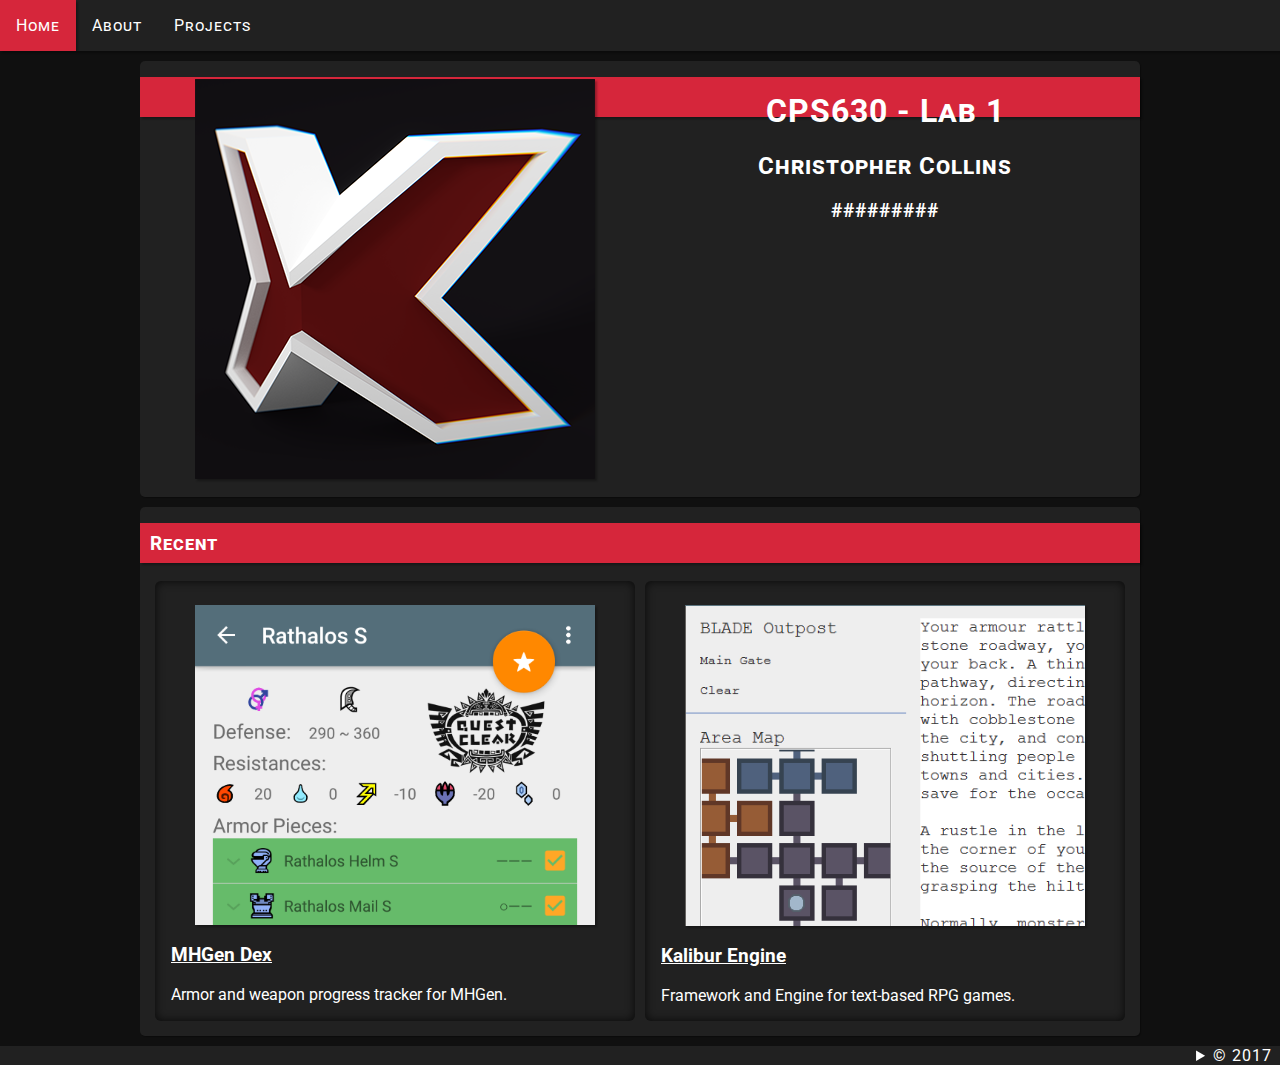
<file: index.html>
<!DOCTYPE html>
<html>
<head>
    <meta charset="UTF-8"/>
    <title>CPS630 - Lab 1 - Main</title>

    <meta name=viewport content="width=device-width, initial-scale=1"/>

    <link rel="stylesheet" type="text/css" href="css/theme.css"/>
    <link rel="icon" type="image/png" href="img/favicon.png"/>
    <link href="https://fonts.googleapis.com/css?family=Roboto" rel="stylesheet"/>
</head>

<body>
    <nav>
        <ul>
            <li class="active header-element"><a class="smallCaps">Home</a></li>
            <li class="header-element"><a class="smallCaps" href="aboutme.html">About</a></li>
            <li class="header-element"><a class="smallCaps" href="projects.html">Projects</a></li>
        </ul>
    </nav>

    <main>
        <section id="section-about" class="panel section-about">
            <header>
                <div class="ribbon"></div>
            </header>

            <section class="section-img">
                <img class="center img-lg img-shadow" alt="" src="img/logo_medium.png"/>
            </section>

            <aside id="aside-about" class="aside-about">
                <h1 class="smallCaps">CPS630 - Lab 1</h1>
                <h2 class="smallCaps">Christopher Collins</h2>
                <h3 class="smallCaps">#########</h3>
            </aside>
        </section>

        <section id="section-recent" class="panel section-recent">
            <header>
                <div class="ribbon"></div>
                <h3 class="smallCaps header-section">Recent</h3>
            </header>

            <section id="section-recent-content" class="section-recent-content">
                <article class="panel-inset article-recent">
                        <a href="projects.html#project1">
                            <img class="center img-lg img-shadow" alt="" src="img/mhgendex/mhgendex_screen.png">
                        </a>
                        <a href="projects.html#project1"><h3>MHGen Dex</h3></a>
                        Armor and weapon progress tracker for MHGen.
                </article>

                <article class="panel-inset article-recent">
                        <a href="projects.html#project2">
                            <img class="center img-lg img-shadow" alt="" src="img/hke/hke_screen.png">
                        </a>
                        <a href="projects.html#project2"><h3>Kalibur Engine</h3></a>
                        Framework and Engine for text-based RPG games.
                </article>
            </section>
        </section>
    </main>
    <footer>
        <details class="smallCaps">
            <summary>&copy; 2017</summary>
            <div>Christopher Collins #########</div>
        </details>
    </footer>
</body>

</html>
</file>
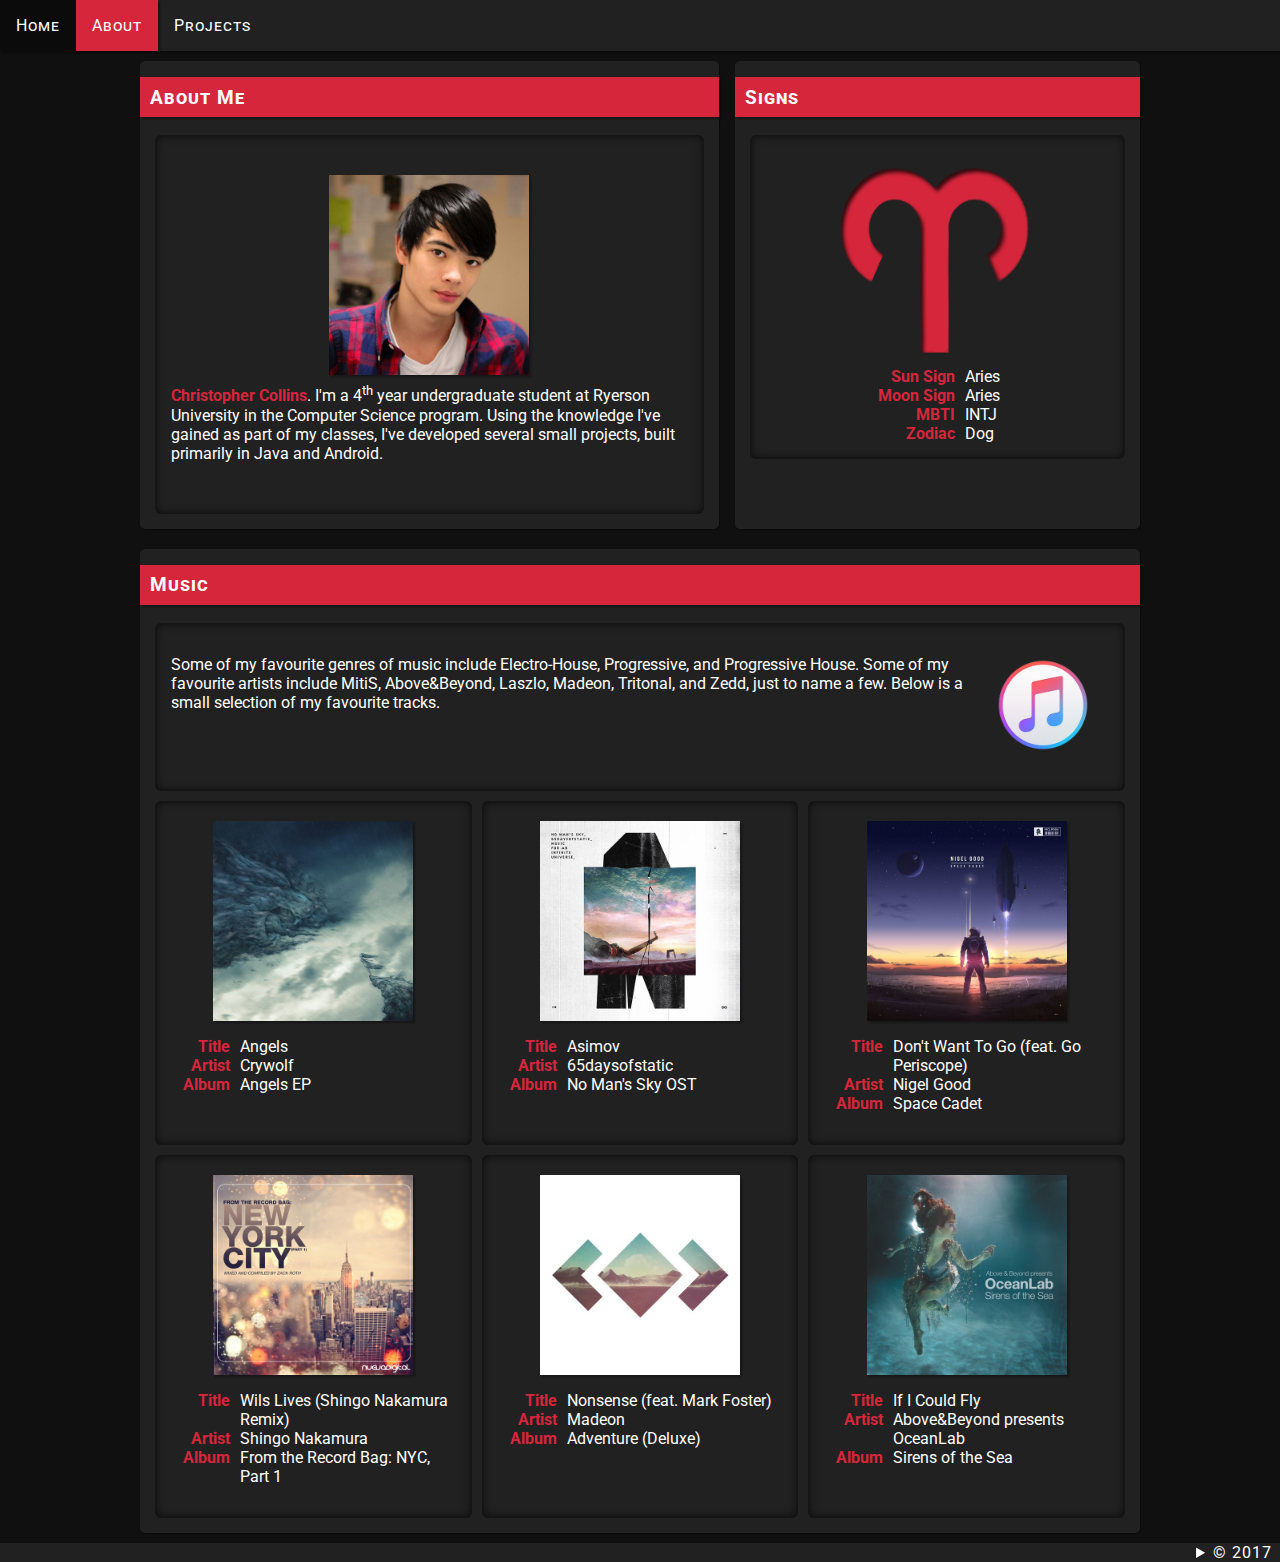
<file: aboutme.html>
<!DOCTYPE html>
<html>
<head>
    <meta charset="UTF-8"/>
    <title>CPS630 - Lab 1 - About</title>

    <meta name=viewport content="width=device-width, initial-scale=1"/>

    <link rel="stylesheet" type="text/css" href="css/theme.css"/>
    <link rel="icon" type="image/png" href="img/favicon.png"/>
    <link href="https://fonts.googleapis.com/css?family=Roboto" rel="stylesheet"/>
</head>

<body>
    <nav>
        <ul>
            <li class="header-element"><a class="smallCaps" href="index.html">Home</a></li>
            <li class="active header-element"><a class="smallCaps">About</a></li>
            <li class="header-element"><a class="smallCaps" href="projects.html">Projects</a></li>
        </ul>
    </nav>

    <main>
        <section id="section-aboutme-top" class="panel-container">
            <section id="section-aboutme" class="panel">
                <header>
                    <div class="ribbon"></div>
                    <h3 class="smallCaps header-section">About Me</h3>
                </header>

                <article id="article-aboutme" class="panel-inset">
                    <p class="container-float">
                        <img class="img-md img-shadow center" alt=""  src="img/profile-pic.jpg"/>
                        <strong>Christopher Collins</strong>. I'm a 4<sup>th</sup> year undergraduate
                            student at Ryerson University in the Computer Science
                            program. Using the knowledge I've gained as part of
                            my classes, I've developed several small projects,
                            built primarily in Java and Android.
                            <br/><br/>

                    </p>
                </article>
            </section>

            <aside id="section-aboutme2" class="panel">
                <header>
                    <div class="ribbon"></div>
                    <h3 class="smallCaps header-section">Signs</h3>
                </header>

                <section class="panel-inset">
                <img class="img-md center" alt="" src="img/aries-icon.png"/>
                <article id="article-aboutme2">
                    <dl class="signs-list">
                        <dt>Sun Sign</dt><dd>Aries</dd>
                        <dt>Moon Sign</dt><dd>Aries</dd>
                        <dt>MBTI</dt><dd>INTJ</dd>
                        <dt>Zodiac</dt><dd>Dog</dd>
                    </dl>
                </article>
            </section>
            </aside>
        </section>

        <section id="section-music" class="panel">
            <header>
                <div class="ribbon"></div>
                <h3 class="smallCaps header-section">Music</h3>
            </header>

            <section id="section-music-intro" class="section-music-intro container-float panel-inset">
                <figure class="imgWrap float-right">
                    <img class="img-sm" alt="" src="img/music/music-icon.png"/>
                </figure>
                    <p>
                        Some of my favourite genres of music include Electro-House,
                        Progressive, and Progressive House. Some of my favourite
                        artists include MitiS, Above&Beyond, Laszlo, Madeon, Tritonal,
                        and Zedd, just to name a few. Below is a small selection of
                        my favourite tracks.
                    </p>
            </section>

            <section id="section-music-content" class="section-music-content">
                <article class="music panel-inset">
                    <section class="center music-wrapper">
                        <a href="https://soundcloud.com/crywolf/angels">
                            <img class="img-md img-shadow img-music" alt="" src="img/music/angels-albumart.jpg"/>
                        </a>
                        <section class="section-music">
                            <dl class="music-info-list">
                                <dt>Title</dt><dd>Angels</dd>
                                <dt>Artist</dt><dd>Crywolf</dd>
                                <dt>Album</dt><dd>Angels EP</dd>
                            </dl>
                        </section>
                    </section>
                </article>

                <article class="music panel-inset">
                    <section class="music-wrapper center">
                        <a href="https://soundcloud.com/65daysofstatic/asimov">
                            <img class="img-md img-shadow img-music" alt="" src="img/music/nms-albumart.jpg"/>
                        </a>
                        <section class="section-music">
                            <dl class="music-info-list">
                                <dt>Title</dt><dd>Asimov</dd>
                                <dt>Artist</dt><dd>65daysofstatic</dd>
                                <dt>Album</dt><dd>No Man's Sky OST</dd>
                            </dl>
                        </section>
                    </section>
                </article>

                <article class="music panel-inset">
                    <section class="music-wrapper center">
                        <a href="https://soundcloud.com/monstercat/nigel-good-dont-want-to-go">
                            <img class="img-md img-shadow img-music" alt="" src="img/music/spacecadet-albumart.jpg"/>
                        </a>
                        <section class="section-music">
                            <dl class="music-info-list">
                                <dt>Title</dt><dd>Don't Want To Go (feat. Go Periscope)</dd>
                                <dt>Artist</dt><dd>Nigel Good</dd>
                                <dt>Album</dt><dd>Space Cadet</dd>
                            </dl>
                        </section>
                    </section>
                </article>

                <article class="music panel-inset">
                    <section class="music-wrapper center">
                        <a href="https://soundcloud.com/nuevarecordings/nd123-zack-roth-wils-lives">
                            <img class="img-md img-shadow img-music" alt="" src="img/music/fromtherecordbag-albumart.jpg"/>
                        </a>
                        <section class="section-music">
                            <dl class="music-info-list">
                                <dt>Title</dt><dd>Wils Lives (Shingo Nakamura Remix)</dd>
                                <dt>Artist</dt><dd>Shingo Nakamura</dd>
                                <dt>Album</dt><dd>From the Record Bag: NYC, Part 1</dd>
                            </dl>
                        </section>
                    </section>
                </article>

                <article class="music panel-inset">
                    <section class="music-wrapper center">
                        <a href="https://soundcloud.com/madeon/nonsense">
                            <img class="img-md img-shadow img-music" alt="" src="img/music/adventure-albumart.jpg"/>
                        </a>
                        <section class="section-music">
                            <dl class="music-info-list">
                                <dt>Title</dt><dd>Nonsense (feat. Mark Foster)</dd>
                                <dt>Artist</dt><dd>Madeon</dd>
                                <dt>Album</dt><dd>Adventure (Deluxe)</dd>
                            </dl>
                        </section>
                    </section>
                </article>

                <article class="music panel-inset">
                    <section class="music-wrapper center">
                        <a href="https://soundcloud.com/aboveandbeyond/above-beyond-pres-oceanlab-if-i-could-fly">
                            <img class="img-md img-shadow img-music" alt="" src="img/music/sirensofthesea-albumart.jpg"/>
                        </a>
                        <section class="section-music">
                            <dl class="music-info-list">
                                <dt>Title</dt><dd>If I Could Fly</dd>
                                <dt>Artist</dt><dd>Above&Beyond presents OceanLab</dd>
                                <dt>Album</dt><dd>Sirens of the Sea</dd>
                            </dl>
                        </section>
                    </section>
                </article>
            </section>
        </section>
    </main>
    <footer>
        <details class="smallCaps">
            <summary>&copy; 2017</summary>
            <div>Christopher Collins #########</div>
        </details>
    </footer>
</body>
</html>
</file>
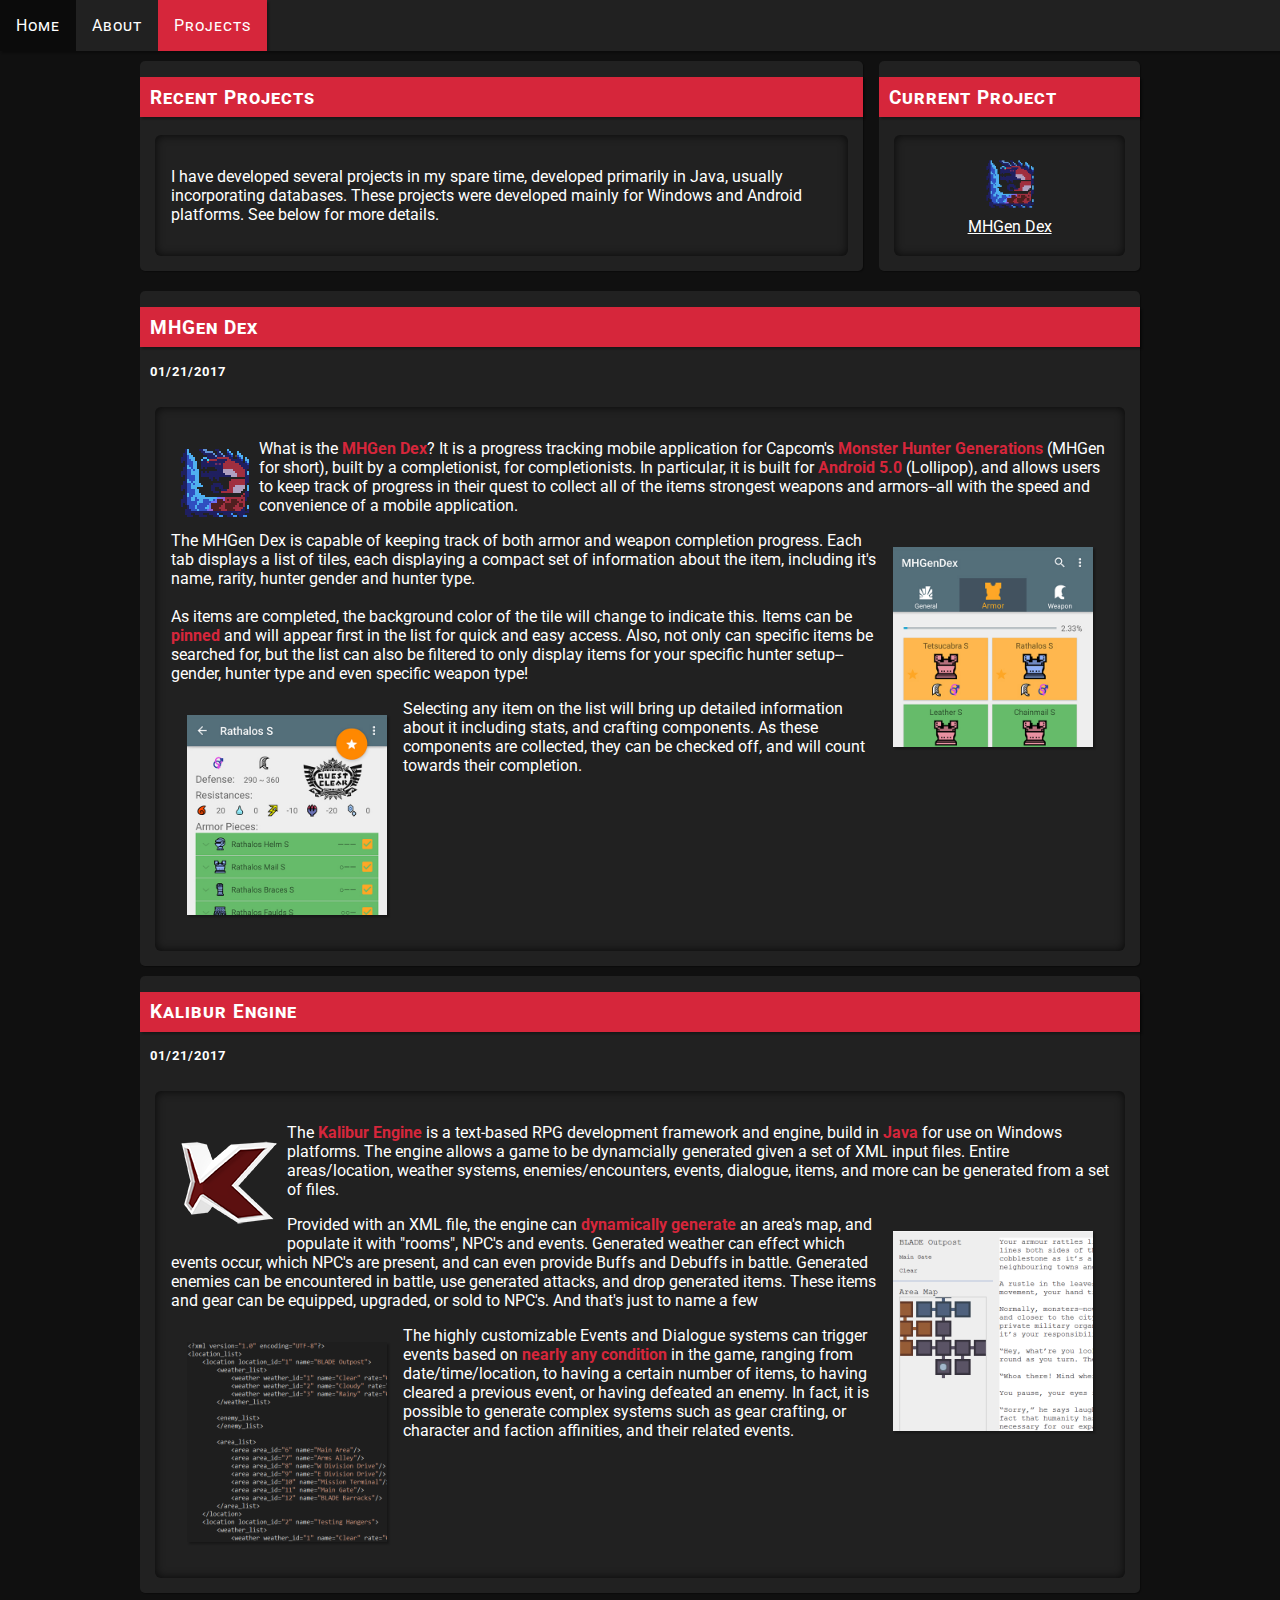
<file: projects.html>
<!DOCTYPE html>
<html>
<head>
    <meta charset="UTF-8"/>
    <title>CPS630 - Lab 1 - Projects</title>

    <meta name=viewport content="width=device-width, initial-scale=1"/>

    <link rel="stylesheet" type="text/css" href="css/theme.css"/>
    <link rel="icon" type="image/png" href="img/favicon.png"/>
    <link href="https://fonts.googleapis.com/css?family=Roboto" rel="stylesheet"/>
</head>

<body>
    <nav>
        <ul>
            <li class="header-element"><a class="smallCaps" href="index.html">Home</a></li>
            <li class="header-element"><a class="smallCaps" href="aboutme.html">About</a></li>
            <li class="active header-element"><a class="smallCaps">Projects</a></li>
        </ul>
    </nav>

    <main>
        <section id="section-projects-top" class="panel-container">
            <section id="section-projects-info" class="panel">
                <header>
                    <div class="ribbon"></div>
                    <h3 class="smallCaps header-section">Recent Projects</h3>
                </header>

                <article class="panel-inset">
                    <p>I have developed several projects in my spare time, developed
                    primarily in Java, usually incorporating databases. These
                    projects were developed mainly for Windows and Android platforms.
                    See below for more details.</p>
                </article>
            </section>

            <aside id="aside-projects-current" class="panel">
                <header>
                    <div class="ribbon"></div>
                    <h3 class="smallCaps header-section">Current Project</h3>
                </header>

                <article id="article-aboutme2" class="panel-inset">
                    <figure>
                        <a href="#project-1"><img class="img-xs center" alt="" src="img/mhgendex/mhgendex-icon.png"/></a>
                        <figcaption>
                            <a href="#project-1">MHGen Dex</a>
                        </figcaption>
                    </figure>
                </article>
            </aside>
        </section>

        <section id="project1" class="panel section-project">
            <header>
                <div class="ribbon"></div>
                <h3 class="smallCaps header-section">MHGen Dex</h3>
                <h5 class="smallCaps subheader-section">01/21/2017</h5>
            </header>

            <article class="panel-inset container-float">
                <p><img class="img-sm float-left" alt="" src="img/mhgendex/mhgendex-icon.png"/>
                What is the <strong>MHGen Dex</strong>? It is a progress tracking
                mobile application for Capcom's <strong>Monster Hunter Generations</strong>
                (MHGen for short), built by a completionist, for completionists.
                In particular, it is built for <strong>Android 5.0</strong> (Lollipop), and
                allows users to keep track of progress in their quest to collect
                all of the items strongest weapons and armors--all with the
                speed and convenience of a mobile application.</p>

                <p><figure class="imgWrap float-right">
                    <img class="img-md img-shadow" alt="" src="img/mhgendex/mhgendex-main.jpg"/>
                    <figcaption class="imgDescription">
                        <div>Main screen</div>
                    </figcaption>
                </figure>
                The MHGen Dex is capable of keeping track of both armor and
                weapon completion progress. Each tab displays a list of tiles,
                each displaying a compact set of information about the item,
                including it's name, rarity, hunter gender and hunter type.
                <br/><br/>
                As items are completed, the background color of the tile will
                change to indicate this. Items can be <strong>pinned</strong>
                and will appear first in the list for quick and easy access.
                Also, not only can specific items be searched for, but the list
                can also be filtered to only display items for your specific hunter
                setup--gender, hunter type and even specific weapon type!</p>

                <p><figure class="imgWrap float-left">
                    <img class="img-md img-shadow" alt="" src="img/mhgendex/mhgendex-detail.jpg"/>
                    <figcaption class="imgDescription">
                        <div>Item detail screen</div>
                    </figcaption>
                </figure>
                Selecting any item on the list will bring up detailed information
                about it including stats, and crafting components. As these
                components are collected, they can be checked off, and will
                count towards their completion.</p>
            </article>
        </section>

        <section id="project2" class="panel section-project">
            <header>
                <div class="ribbon"></div>
                <h3 class="smallCaps header-section">Kalibur Engine</h3>
                <h5 class="smallCaps subheader-section">01/21/2017</h5>
            </header>

            <article class="panel-inset container-float">
                <p><img class="img-sm float-left" alt="" src="img/hke/hke-icon.png"/>
                The <strong>Kalibur Engine</strong> is a text-based RPG development
                framework and engine, build in <strong>Java</strong> for use on Windows platforms.
                The engine allows a game to be dynamcially generated given a set
                of XML input files. Entire areas/location, weather systems,
                enemies/encounters, events, dialogue, items, and more can be
                generated from a set of files.</p>

                <p><figure class="imgWrap float-right">
                    <img class="img-md img-shadow" alt="" src="img/hke/hke-main.png"/>
                    <figcaption class="imgDescription">
                        <div>Main screen</div>
                    </figcaption>
                </figure>
                Provided with an XML file, the engine can <strong>dynamically
                generate</strong> an area's map, and populate it with "rooms",
                NPC's and events. Generated weather can effect which events occur,
                which NPC's are present, and can even provide Buffs and Debuffs
                in battle. Generated enemies can be encountered in battle, use generated
                attacks, and drop generated items. These items and gear can be
                equipped, upgraded, or sold to NPC's. And that's just to name a
                few</p>

                <p><figure class="imgWrap float-left">
                    <img class="img-md img-shadow" alt="" src="img/hke/hke-xml.png"/>
                    <figcaption class="imgDescription">
                        <div>Location XML</div>
                    </figcaption>
                </figure>
                The highly customizable Events and Dialogue systems can trigger events
                based on <strong>nearly any condition</strong> in the game, ranging from date/time/location,
                to having a certain number of items, to having cleared a previous event,
                or having defeated an enemy. In fact, it is possible to generate complex
                systems such as gear crafting, or character and faction affinities, and
                their related events.
                </p>

            </article>
        </section>
    </main>
    <footer>
        <details class="smallCaps">
            <summary>&copy; 2017</summary>
            <div>Christopher Collins #########</div>
        </details>
    </footer>
</body>
</html>
</file>
<file: css/theme.css>
/* General */
body {
    margin: 0px;
    font-family: 'Roboto', sans-serif;
    background-color: rgb(16, 16, 16);
}

article, section {
    box-sizing: border-box;
}

nav {
    background-color: rgb(33, 33, 33);
    -webkit-box-shadow: 2px 2px 2px 0 rgba(0,0,0,0.3);
    box-shadow: 2px 2px 2px 0 rgba(0,0,0,0.3);
}

nav ul {
    list-style-type: none;
    margin: 0;
    padding: 0;
    overflow: hidden;
}

nav li{
    float: left;
}

nav .header-element {
    display: block;
    color: white;
    text-align: center;
    text-decoration: none;
    padding: 16px 16px;
}

nav .header-element.active {
    background-color: rgb(214, 38, 59);
    -webkit-box-shadow: 2px 2px 2px 0 rgba(0,0,0,0.3);
    box-shadow: 2px 2px 2px 0 rgba(0,0,0,0.3);
}

nav .header-element:not(.active) {
    transition: background-color 0.3s;
}

nav .header-element:not(.active):hover {
    transition: background-color 0.5s;
    background-color: rgb(11, 11, 11);
}

nav a {
    text-decoration: none;
}

a {
    color: white;
}

.panel {
    position: relative;
    color: white;

    margin: 10px;
    padding: 10px;

    -webkit-border-radius: 5px;
    border-radius: 5px;
    background: rgb(33,33,33);
    -webkit-box-shadow: 1px 1px 1px 0 rgba(0,0,0,0.3) ;
    box-shadow: 1px 1px 1px 0 rgba(0,0,0,0.3);
    z-index: 0;
}

.panel-inset {
    color: white;

    padding: 16px;

    border: 5px solid transparent;
    -webkit-border-radius: 11px;
    border-radius: 11px;
    background: rgb(33,33,33);
    -webkit-box-shadow: inset 0px 0px 10px 0px rgba(0,0,0,0.75) ;
    box-shadow: inset 0px 0px 10px 0px rgba(0,0,0,0.75);
    z-index: 0;
}

section.section-about {
    display: flex;
}


section.section-recent-content{
    width: 100%;
}

div.ribbon {
    position: absolute;
    width: 100%;
    height: 40px;
    background-color: rgb(214, 38, 59);
    z-index: 1;
    left: 0px;
    top: 16px;

    -webkit-box-shadow: 2px 2px 2px 0 rgba(0,0,0,0.3);
    box-shadow: 2px 2px 2px 0 rgba(0,0,0,0.3);
}

section.section-img {
    width: 50%;
    z-index: 2;
}

header .header-section{
    z-index: 2;
    width: 100%;
    position: relative;
    top: -3px;
}

figure {
    margin: 4px;
    text-align: center;
}

figure.imgWrap {
    display: table;
    position: relative;
}

figcaption.imgDescription {
    position: absolute;
    top: 0;
    left: 0;
    bottom: 0;
    right: 0;
    text-align: center;
    background: rgba(0,0,0,0.5);
    opacity: 0;
    transition: opacity 0.2s;
}

figcaption.imgDescription:hover {
    opacity: 1;
    transition: opacity 0.5s;
}

dl.signs-list {
    display: table;
    margin: 0px auto;
}

dt {
    float: left;
    clear: left;
    width: 80px;
    text-align: right;
    font-weight: bold;
    color: rgb(214, 38, 59);
}

dd {
    margin: 0 0 0 90px;
  }

dl.music-info-list dt {
    width: 55px;
}

dl.music-info-list dd {
    margin: 0px 0px 0px 65px;
}

.imgDescription div{
    bottom: 0;
    position: absolute;
    width: 100%;
}

img {
    align-self: center;
}

.img-shadow {
    width: 100%;
    -webkit-box-shadow: 2px 2px 2px 0 rgba(0,0,0,0.3);
    box-shadow: 2px 2px 2px 0 rgba(0,0,0,0.3);
}

.float-left {
    float: left;
    margin: 8px;
}

.float-right {
    float: right;
    margin: 8px;
}

.img-xs, .img-sm, .img-md, .img-lg {
    height: auto;
    margin: 8px;
}

.img-xs {
    width:50px;
}

.img-sm {
    min-width: 50px;
    max-width: 100px;
}

.img-md {
    max-width: 200px;
    min-width: 100px;
}

.img-lg {
    max-width: 400px;
    min-width: 100px;
}

aside.aside-about {
    text-align: center;
    width: 50%;
    z-index: 2;
}

article.article-recent {
    width: 50%;
}

article.music {
    display:block;
}

img.img-music {
    height: auto;
    display: block;
    margin: 4px auto;
}

section.section-music {
    margin: 4px;
}

section.section-music-content {
    display: flex;
    flex-flow: wrap;
    width: 100%;
}

#section-aboutme-top, #section-projects-top {
    display: flex;
    margin: auto;
}

footer {
    background-color: rgb(33,33,33);
    color: white;
    text-align: right;
    padding-right: 8px;
}

/* Mobile Screen */
@media (max-width: 500px){
    nav a{
        font-size: 20px;
    }

    section.section-img {
        margin-left: auto;
        margin-right: auto;
        width: auto;
    }

    section.section-about {
        display: flex;
        flex-flow: wrap row;
    }

    aside.aside-about {
        width: 100%;
    }

    section.section-recent-content {
        display: block;
    }

    section.section-music{
        display: block;
    }

    article.article-recent {
        width: 100%;
        margin: 8px  0px;
    }

    article.music {
        width: 100%;
    }

    section.music-wrapper {
        display: flex;
        min-width: 250px;
        margin: 0px 0px;
    }

    img.img-music {
        max-width: 100px;
    }

    img.img-xs, img.img-sm, img.img-md, img.img-lg {
        margin: 8px auto;
        display: block;
    }

    .float-left, .float-right {
        float: none;
    }

    .imgWrap {
        width: 100%;
    }

    #section-aboutme-top, #section-projects-top {
        display:block;
        width:auto;
    }
}

/* Tablet Screen */
@media (min-width: 500px) and (max-width: 800px){
    nav a{
        font-size: 18px;
    }

    section.section-recent-content {
        display: flex;
    }

    section.section-about {
        flex-flow: nowrap;
    }

    article.article-recent {
        margin: 8px;
    }

    article.music {
        width: 50%
    }

    #section-aboutme-top, #section-projects-top {
        display:block;
        width:auto;
    }

    .panel, .panel-container {
        margin: 10px 50px;
    }
}

/* Laptop/Computer Screen */
@media (min-width: 800px) and (max-width: 1200px){
    nav a{
        font-size: 16px;
    }

    section.section-recent-content {
        display: flex;
    }

    article.article-recent {
        margin: 8px;
    }

    section.section-music-content {
        display: flex;
    }

    article.music {
        width: 33.33%;
    }

    #section-aboutme {
        width: 60%;
        margin-right: 8px;
    }

    #section-aboutme2 {
        width: 40%;
        margin-left: 8px;
    }

    #section-projects-info {
        width: 75%;
        margin-right: 8px;
    }

    #aside-projects-current {
        width: 25%;
        margin-left: 8px;
    }

    .panel, .panel-container {
        margin: 10px auto;
        max-width: 750px;
    }
}

/* Large Screen */
@media (min-width:1200px){
    section.section-recent-content {
        display: flex;
    }

    #section-aboutme{
        width: 60%;
        margin-right: 8px;
    }

    #section-aboutme2 {
        width: 40%;
        margin-left: 8px;
    }

    #section-projects-info {
        width: 75%;
        margin-right: 8px;
    }

    #aside-projects-current {
        width: 25%;
        margin-left: 8px;
    }

    article.music {
        width: 33.33%;
    }

    .panel, .panel-container {
        margin: 10px auto;
        max-width: 1000px;
    }
}

/* Various */
.smallCaps {
    font-variant: small-caps;
    letter-spacing: 1px;
}

.center {
    display: block;
    margin-left: auto;
    margin-right: auto;
}

.container-float {
    overflow: hidden;
}

strong {
    color: rgb(214, 38, 59);
}
</file>
